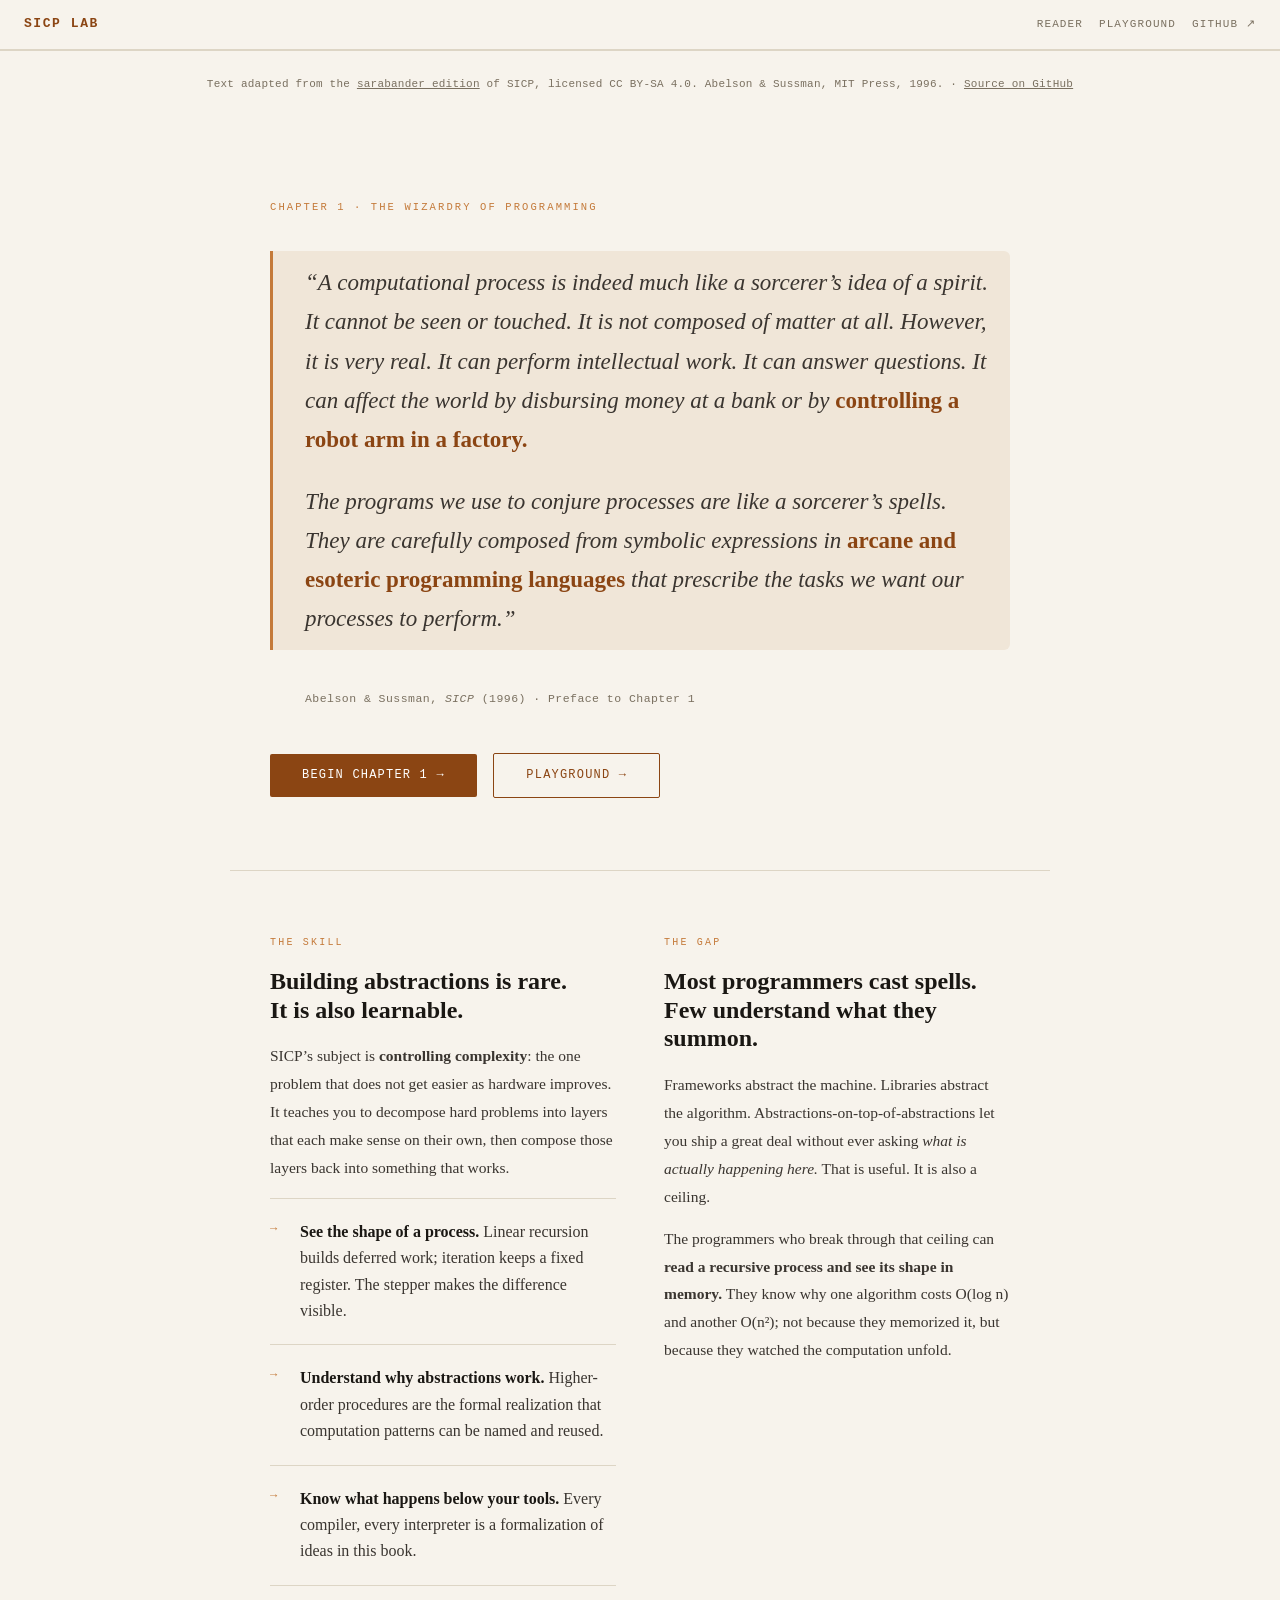
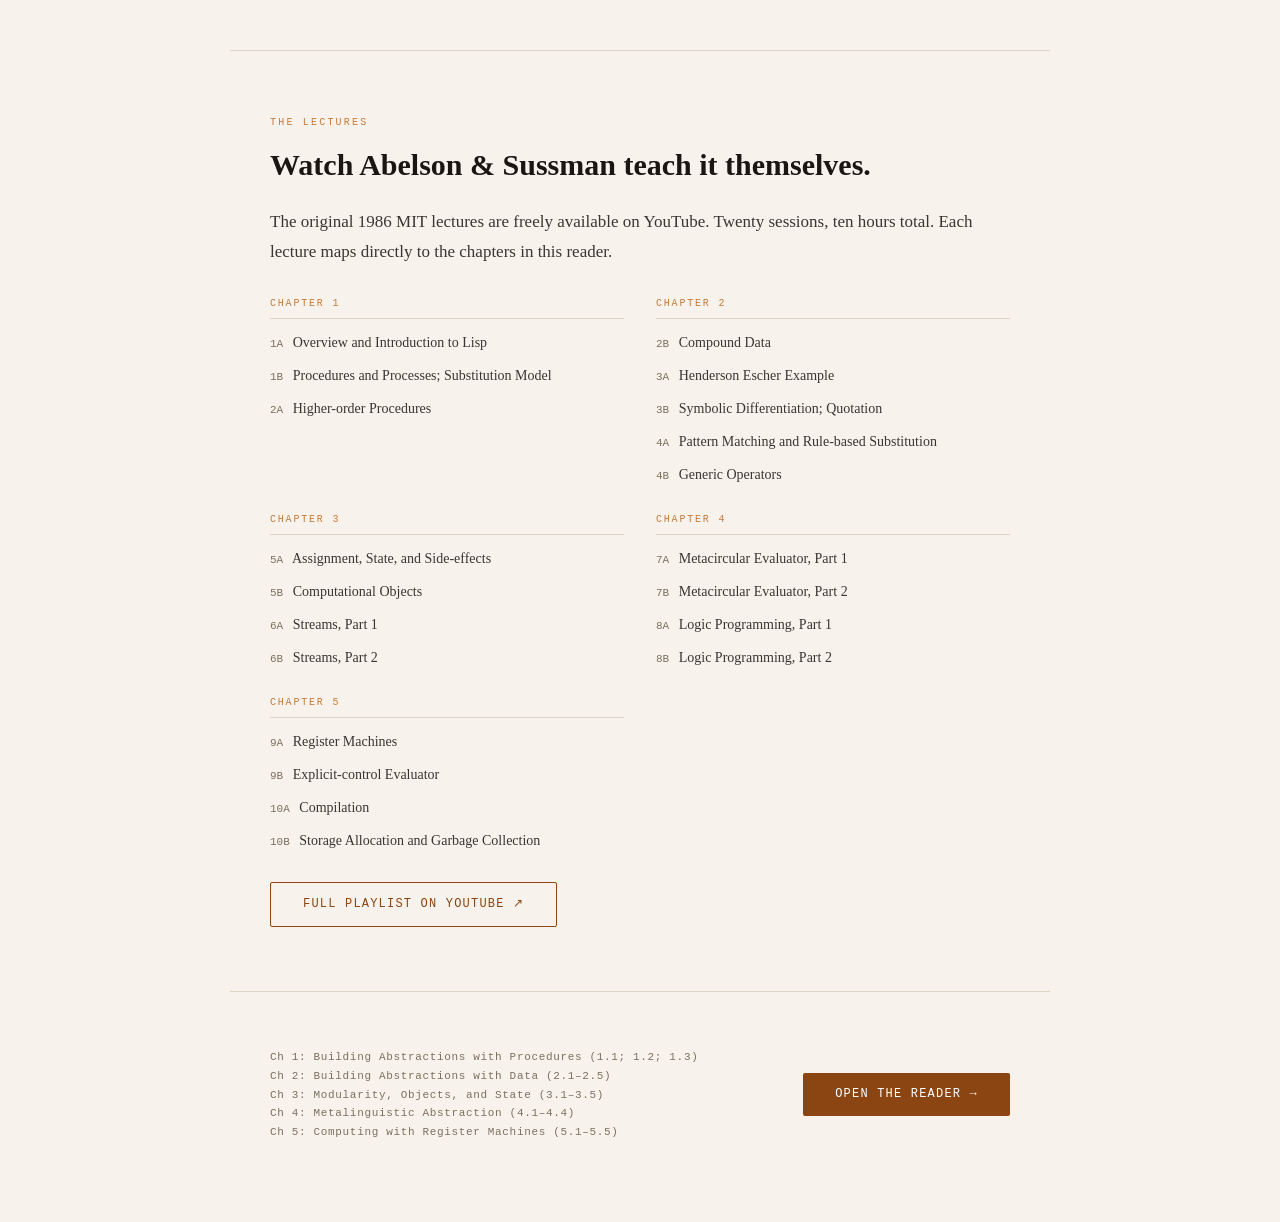
<file: docs/index.html>
<!DOCTYPE html>
<html lang="en">
<head>
  <meta charset="utf-8" />
  <meta name="viewport" content="width=device-width, initial-scale=1.0" />
  <title>SICP Lab: Structure and Interpretation of Computer Programs</title>
  <link rel="stylesheet" href="css/style.css" />
  <style>
    :root {
      --bg:        #f7f3ec;
      --bg2:       #f0ebe1;
      --ink:       #1a1713;
      --ink2:      #3a3530;
      --muted:     #7a7060;
      --rule:      #ddd5c5;
      --accent:    #8b4513;
      --accent2:   #6b3310;
      --gold:      #c47a3a;
    }

    *, *::before, *::after { box-sizing: border-box; }

    body.landing {
      background: var(--bg);
      color: var(--ink);
      font-family: var(--serif);
      margin: 0;
      -webkit-font-smoothing: antialiased;
    }


    /* ── Hero ── */
    .hero {
      max-width: 820px;
      margin: 0 auto;
      padding: 80px 40px 72px;
      border-bottom: 1px solid var(--rule);
    }

    .hero-label {
      font-family: var(--mono);
      font-size: 10.5px;
      letter-spacing: .2em;
      text-transform: uppercase;
      color: var(--gold);
      margin-bottom: 36px;
    }

    .hero-quote {
      border-left: 3px solid var(--gold);
      padding-left: 32px;
      margin: 0 0 40px;
    }

    .hero-quote p {
      font-size: clamp(18px, 2.2vw, 23px);
      line-height: 1.7;
      color: var(--ink2);
      font-style: italic;
      margin: 0 0 1em;
    }

    .hero-quote p:last-of-type { margin-bottom: 0; }

    .hero-quote em {
      font-style: normal;
      color: var(--accent);
      font-weight: 600;
    }

    .hero-attribution {
      font-family: var(--mono);
      font-size: 11.5px;
      color: var(--muted);
      letter-spacing: .04em;
      margin-bottom: 44px;
      padding-left: 35px;
    }

    .cta {
      display: inline-block;
      padding: 12px 32px;
      background: var(--accent);
      color: #fff;
      font-family: var(--mono);
      font-size: 12px;
      letter-spacing: .1em;
      text-transform: uppercase;
      text-decoration: none;
      border-radius: 2px;
      transition: background .15s;
    }
    .cta:hover { background: var(--accent2); }

    /* ── Pitch ── */
    .pitch-block {
      max-width: 820px;
      margin: 0 auto;
      padding: 64px 40px;
      border-bottom: 1px solid var(--rule);
    }

    .pitch-label {
      font-family: var(--mono);
      font-size: 10px;
      letter-spacing: .22em;
      text-transform: uppercase;
      color: var(--gold);
      margin-bottom: 16px;
    }

    .pitch-block h2 {
      font-size: clamp(22px, 2.8vw, 30px);
      font-weight: 700;
      color: var(--ink);
      margin: 0 0 24px;
      line-height: 1.2;
    }

    .pitch-block p {
      font-size: 17px;
      line-height: 1.8;
      color: var(--ink2);
      margin: 0 0 16px;
    }

    .pitch-block p:last-child { margin-bottom: 0; }

    .pitch-block strong { color: var(--ink); }

    /* ── Insight list ── */
    .insight-list {
      list-style: none;
      padding: 0;
      margin: 32px 0 0;
      border-top: 1px solid var(--rule);
    }

    .insight-list li {
      display: grid;
      grid-template-columns: 14px 1fr;
      gap: 16px;
      align-items: start;
      padding: 20px 0;
      border-bottom: 1px solid var(--rule);
    }

    .insight-list li::before {
      content: '→';
      color: var(--gold);
      font-family: var(--mono);
      font-size: 12px;
      padding-top: 1px;
    }

    .insight-list li span {
      font-size: 16px;
      line-height: 1.65;
      color: var(--ink2);
    }

    .insight-list li strong { color: var(--ink); }

    /* ── Code specimen ── */
    .specimen {
      margin: 36px 0 0;
      background: #1e1b17;
      border-radius: 4px;
      padding: 24px 28px;
      font-family: var(--mono);
      font-size: 12.5px;
      line-height: 1.75;
      color: #9a8f80;
      overflow-x: auto;
    }

    .specimen .kw  { color: #c47a3a; }
    .specimen .fn  { color: #d4b483; }
    .specimen .cm  { color: #5a5040; }
    .specimen .num { color: #8fa88f; }

    /* ── Feature cards ── */
    .features {
      display: grid;
      grid-template-columns: repeat(3, 1fr);
      gap: 1px;
      background: var(--rule);
      border: 1px solid var(--rule);
      border-radius: 3px;
      overflow: hidden;
      margin-top: 36px;
    }

    .feature {
      background: var(--bg);
      padding: 24px 22px;
    }

    .feature-glyph {
      font-family: var(--mono);
      font-size: 16px;
      color: var(--gold);
      margin-bottom: 12px;
    }

    .feature h3 {
      font-size: 13.5px;
      font-weight: 700;
      color: var(--ink);
      margin: 0 0 8px;
    }

    .feature p {
      font-size: 13px !important;
      line-height: 1.6 !important;
      color: var(--muted) !important;
      margin: 0 !important;
    }

    /* ── Two-col layout for "this site" ── */
    .two-col {
      display: grid;
      grid-template-columns: 1fr 1fr;
      gap: 48px;
      align-items: start;
      margin-top: 0;
    }

    @media (max-width: 640px) {
      .two-col { grid-template-columns: 1fr; }
      .features { grid-template-columns: 1fr; }
    }

    /* ── Lectures grid ── */
    .lectures-grid {
      display: grid;
      grid-template-columns: repeat(auto-fill, minmax(260px, 1fr));
      gap: 24px 32px;
      margin-top: 28px;
    }

    .lecture-group { display: flex; flex-direction: column; gap: 6px; }

    .lecture-ch {
      font-family: var(--mono);
      font-size: 10px;
      letter-spacing: .18em;
      text-transform: uppercase;
      color: var(--gold);
      margin-bottom: 4px;
      padding-bottom: 6px;
      border-bottom: 1px solid var(--rule);
    }

    .lecture-group a {
      font-size: 14px;
      line-height: 1.5;
      color: var(--ink2);
      text-decoration: none;
      display: block;
      padding: 3px 0;
    }
    .lecture-group a:hover { color: var(--accent); }

    .lecture-group a span {
      font-family: var(--mono);
      font-size: 11px;
      color: var(--muted);
      margin-right: 6px;
    }

    /* ── Footer ── */
    .footer-cta {
      max-width: 820px;
      margin: 0 auto;
      padding: 56px 40px 80px;
      display: flex;
      align-items: center;
      justify-content: space-between;
      gap: 24px;
    }

    .footer-cta p {
      font-family: var(--mono);
      font-size: 11px;
      color: var(--muted);
      letter-spacing: .06em;
      margin: 0;
      line-height: 1.7;
    }
  </style>
</head>
<body class="landing">

  <script src="js/nav.js"></script>

  <!-- ── Hero ── -->
  <section class="hero">
    <div class="hero-label">Chapter 1 · The wizardry of programming</div>

    <blockquote class="hero-quote">
      <p>
        &ldquo;A computational process is indeed much like a sorcerer&rsquo;s idea of a spirit.
        It cannot be seen or touched. It is not composed of matter at all.
        However, it is very real. It can perform intellectual work. It can answer questions.
        It can affect the world by disbursing money at a bank or by
        <em>controlling a robot arm in a factory.</em>
      </p>
      <p>
        The programs we use to conjure processes are like a sorcerer&rsquo;s spells.
        They are carefully composed from symbolic expressions in
        <em>arcane and esoteric programming languages</em>
        that prescribe the tasks we want our processes to perform.&rdquo;
      </p>
    </blockquote>

    <div class="hero-attribution">Abelson &amp; Sussman, <em>SICP</em> (1996) · Preface to Chapter 1</div>

    <a class="cta" href="reader.html">Begin Chapter 1 →</a>
    <a class="cta" href="playground.html" style="margin-left: 12px; background: transparent; color: var(--accent); border: 1px solid var(--accent);">Playground →</a>
  </section>

  <!-- ── Side-by-side pitch ── -->
  <div style="max-width: 820px; margin: 0 auto; padding: 64px 40px; border-bottom: 1px solid var(--rule); display: grid; grid-template-columns: 1fr 1fr; gap: 48px; align-items: start;">
    <div>
      <div class="pitch-label">The skill</div>
      <h2 style="font-size: clamp(18px, 2.2vw, 24px); font-weight: 700; margin: 0 0 18px; line-height: 1.2;">Building abstractions is rare.<br>It is also learnable.</h2>
      <p style="font-size: 15.5px; line-height: 1.8; color: var(--ink2); margin: 0 0 14px;">
        SICP&rsquo;s subject is <strong>controlling complexity</strong>: the one problem that does not
        get easier as hardware improves. It teaches you to decompose hard problems into layers
        that each make sense on their own, then compose those layers back into something that works.
      </p>
      <ul class="insight-list" style="margin-top: 16px;">
        <li><span><strong>See the shape of a process.</strong> Linear recursion builds deferred work; iteration keeps a fixed register. The stepper makes the difference visible.</span></li>
        <li><span><strong>Understand why abstractions work.</strong> Higher-order procedures are the formal realization that computation patterns can be named and reused.</span></li>
        <li><span><strong>Know what happens below your tools.</strong> Every compiler, every interpreter is a formalization of ideas in this book.</span></li>
      </ul>
    </div>
    <div>
      <div class="pitch-label">The gap</div>
      <h2 style="font-size: clamp(18px, 2.2vw, 24px); font-weight: 700; margin: 0 0 18px; line-height: 1.2;">Most programmers cast spells.<br>Few understand what they summon.</h2>
      <p style="font-size: 15.5px; line-height: 1.8; color: var(--ink2); margin: 0 0 14px;">
        Frameworks abstract the machine. Libraries abstract the algorithm.
        Abstractions-on-top-of-abstractions let you ship a great deal without ever asking
        <em>what is actually happening here.</em> That is useful. It is also a ceiling.
      </p>
      <p style="font-size: 15.5px; line-height: 1.8; color: var(--ink2); margin: 0;">
        The programmers who break through that ceiling can <strong>read a recursive process and see its shape in memory.</strong>
        They know why one algorithm costs O(log&nbsp;n) and another O(n²); not because they memorized it,
        but because they watched the computation unfold.
      </p>
    </div>
  </div>

  <!-- ── Lectures ── -->
  <div class="pitch-block" id="lectures">
    <div class="pitch-label">The lectures</div>
    <h2>Watch Abelson &amp; Sussman teach it themselves.</h2>
    <p>
      The original 1986 MIT lectures are freely available on YouTube. Twenty sessions, ten hours total.
      Each lecture maps directly to the chapters in this reader.
    </p>

    <div class="lectures-grid">
      <div class="lecture-group">
        <div class="lecture-ch">Chapter 1</div>
        <a href="https://www.youtube.com/watch?v=2Op3QLzMgSY&list=PLE18841CABEA24090&index=1" target="_blank" rel="noopener"><span>1A</span> Overview and Introduction to Lisp</a>
        <a href="https://www.youtube.com/watch?v=V_7mmwpgJHU&list=PLE18841CABEA24090&index=2" target="_blank" rel="noopener"><span>1B</span> Procedures and Processes; Substitution Model</a>
        <a href="https://www.youtube.com/watch?v=erHp3r6PbJk&list=PLE18841CABEA24090&index=3" target="_blank" rel="noopener"><span>2A</span> Higher-order Procedures</a>
      </div>
      <div class="lecture-group">
        <div class="lecture-ch">Chapter 2</div>
        <a href="https://www.youtube.com/watch?v=DrFkf-T-6Co&list=PLE18841CABEA24090&index=4" target="_blank" rel="noopener"><span>2B</span> Compound Data</a>
        <a href="https://www.youtube.com/watch?v=PEwZL3H2oKg&list=PLE18841CABEA24090&index=5" target="_blank" rel="noopener"><span>3A</span> Henderson Escher Example</a>
        <a href="https://www.youtube.com/watch?v=bV87UzKMRtE&list=PLE18841CABEA24090&index=6" target="_blank" rel="noopener"><span>3B</span> Symbolic Differentiation; Quotation</a>
        <a href="https://www.youtube.com/watch?v=OscT4N2qq7o&list=PLE18841CABEA24090&index=7" target="_blank" rel="noopener"><span>4A</span> Pattern Matching and Rule-based Substitution</a>
        <a href="https://www.youtube.com/watch?v=h6Z7vx9iUB8&list=PLE18841CABEA24090&index=8" target="_blank" rel="noopener"><span>4B</span> Generic Operators</a>
      </div>
      <div class="lecture-group">
        <div class="lecture-ch">Chapter 3</div>
        <a href="https://www.youtube.com/watch?v=dO1aqPBJCPg&list=PLE18841CABEA24090&index=9" target="_blank" rel="noopener"><span>5A</span> Assignment, State, and Side-effects</a>
        <a href="https://www.youtube.com/watch?v=yedzRWhi-9E&list=PLE18841CABEA24090&index=10" target="_blank" rel="noopener"><span>5B</span> Computational Objects</a>
        <a href="https://www.youtube.com/watch?v=JkGKLILLy0I&list=PLE18841CABEA24090&index=11" target="_blank" rel="noopener"><span>6A</span> Streams, Part 1</a>
        <a href="https://www.youtube.com/watch?v=qp05AtXbOP0&list=PLE18841CABEA24090&index=12" target="_blank" rel="noopener"><span>6B</span> Streams, Part 2</a>
      </div>
      <div class="lecture-group">
        <div class="lecture-ch">Chapter 4</div>
        <a href="https://www.youtube.com/watch?v=0m6hoOelZH8&list=PLE18841CABEA24090&index=13" target="_blank" rel="noopener"><span>7A</span> Metacircular Evaluator, Part 1</a>
        <a href="https://www.youtube.com/watch?v=QVEOq5k6Xi0&list=PLE18841CABEA24090&index=14" target="_blank" rel="noopener"><span>7B</span> Metacircular Evaluator, Part 2</a>
        <a href="https://www.youtube.com/watch?v=rCqMiPk1BJE&list=PLE18841CABEA24090&index=15" target="_blank" rel="noopener"><span>8A</span> Logic Programming, Part 1</a>
        <a href="https://www.youtube.com/watch?v=GReBwkGFZcs&list=PLE18841CABEA24090&index=16" target="_blank" rel="noopener"><span>8B</span> Logic Programming, Part 2</a>
      </div>
      <div class="lecture-group">
        <div class="lecture-ch">Chapter 5</div>
        <a href="https://www.youtube.com/watch?v=cIc8ZBMcqAc&list=PLE18841CABEA24090&index=17" target="_blank" rel="noopener"><span>9A</span> Register Machines</a>
        <a href="https://www.youtube.com/watch?v=Z8-qWEEwTCk&list=PLE18841CABEA24090&index=18" target="_blank" rel="noopener"><span>9B</span> Explicit-control Evaluator</a>
        <a href="https://www.youtube.com/watch?v=TqO6CVHv2RE&list=PLE18841CABEA24090&index=19" target="_blank" rel="noopener"><span>10A</span> Compilation</a>
        <a href="https://www.youtube.com/watch?v=AbK4bZhUk48&list=PLE18841CABEA24090&index=20" target="_blank" rel="noopener"><span>10B</span> Storage Allocation and Garbage Collection</a>
      </div>
    </div>

    <div style="margin-top: 28px;">
      <a class="cta" href="https://www.youtube.com/playlist?list=PLE18841CABEA24090" target="_blank" rel="noopener" style="background: transparent; color: var(--accent); border: 1px solid var(--accent);">Full playlist on YouTube ↗</a>
    </div>
  </div>

  <div class="footer-cta">
    <p>
      Ch 1: Building Abstractions with Procedures (1.1; 1.2; 1.3)<br>
      Ch 2: Building Abstractions with Data (2.1–2.5)<br>
      Ch 3: Modularity, Objects, and State (3.1–3.5)<br>
      Ch 4: Metalinguistic Abstraction (4.1–4.4)<br>
      Ch 5: Computing with Register Machines (5.1–5.5)
    </p>
    <a class="cta" href="reader.html">Open the reader →</a>
  </div>


</body>
</html>
</file>
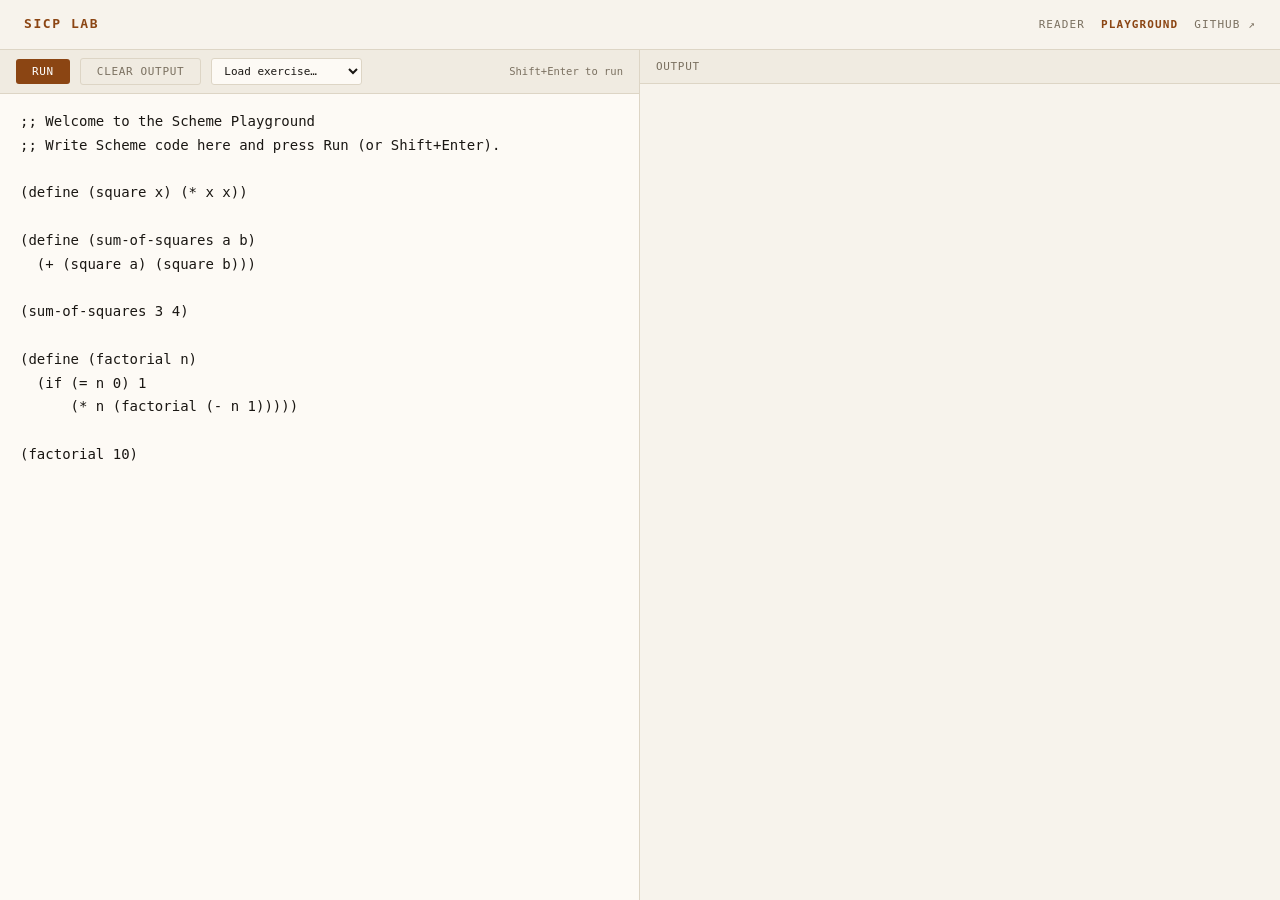
<file: docs/playground.html>
<!DOCTYPE html>
<html lang="en">
<head>
  <meta charset="utf-8" />
  <meta name="viewport" content="width=device-width, initial-scale=1.0" />
  <title>SICP Lab · Scheme Playground</title>
  <link rel="stylesheet" href="css/style.css" />
  <style>
    :root {
      --bg:      #f7f3ec;
      --bg2:     #f0ebe1;
      --ink:     #1a1713;
      --ink2:    #3a3530;
      --muted:   #7a7060;
      --rule:    #ddd5c5;
      --accent:  #8b4513;
      --accent2: #6b3310;
      --gold:    #c47a3a;
      --panel:   #fdfaf5;
    }

    *, *::before, *::after { box-sizing: border-box; }
    .site-nav { flex-shrink: 0; }
    .site-footer { display: none; }

    body {
      background: var(--bg);
      color: var(--ink);
      font-family: var(--serif);
      margin: 0;
      display: flex;
      flex-direction: column;
      height: 100vh;
      -webkit-font-smoothing: antialiased;
    }


    /* ── Layout ── */
    .pg-body {
      flex: 1;
      display: grid;
      grid-template-columns: 1fr 1fr;
      min-height: 0;
    }

    @media (max-width: 700px) {
      .pg-body { grid-template-columns: 1fr; grid-template-rows: 1fr 1fr; }
    }

    /* ── Editor pane ── */
    .pg-editor-pane {
      display: flex;
      flex-direction: column;
      border-right: 1px solid var(--rule);
      min-height: 0;
    }

    .pg-editor-pane .bar {
      display: flex;
      align-items: center;
      gap: 10px;
      padding: 8px 16px;
      border-bottom: 1px solid var(--rule);
      background: var(--bg2);
      flex-wrap: wrap;
    }

    .pg-editor-pane .bar button {
      font-family: var(--mono);
      font-size: 11px;
      letter-spacing: .06em;
      text-transform: uppercase;
      padding: 6px 16px;
      border: none;
      border-radius: 3px;
      cursor: pointer;
      background: var(--accent);
      color: #fff;
    }
    .pg-editor-pane .bar button:hover { background: var(--accent2); }

    .pg-editor-pane .bar .hint {
      font-family: var(--mono);
      font-size: 10.5px;
      color: var(--muted);
    }

    .pg-editor-pane .bar .clear-btn {
      background: transparent;
      color: var(--muted);
      border: 1px solid var(--rule);
    }
    .pg-editor-pane .bar .clear-btn:hover { color: var(--ink); border-color: var(--muted); }

    /* ── Exercise picker ── */
    #pg-exercise-select {
      font-family: var(--mono);
      font-size: 11px;
      padding: 5px 8px;
      border: 1px solid var(--rule);
      border-radius: 3px;
      background: var(--panel);
      color: var(--ink);
      cursor: pointer;
      max-width: 200px;
    }
    #pg-exercise-select:hover { border-color: var(--muted); }

    /* ── Exercise description panel ── */
    .pg-exercise-desc {
      display: none;
      padding: 14px 20px;
      border-bottom: 1px solid var(--rule);
      background: #faf6ed;
      font-size: 15px;
      line-height: 1.7;
      overflow-y: auto;
      max-height: 220px;
    }
    .pg-exercise-desc.show { display: block; }

    .pg-exercise-desc .ex-head {
      display: flex;
      align-items: center;
      justify-content: space-between;
      margin-bottom: 8px;
    }

    .pg-exercise-desc .ex-label {
      font-family: var(--mono);
      font-size: 13px;
      font-weight: 700;
      color: var(--accent);
      letter-spacing: .02em;
    }

    .pg-exercise-desc .ex-close {
      font-family: var(--mono);
      font-size: 11px;
      color: var(--muted);
      cursor: pointer;
      background: none;
      border: none;
      padding: 2px 6px;
    }
    .pg-exercise-desc .ex-close:hover { color: var(--ink); }

    .pg-exercise-desc .ex-content pre {
      background: #1e1b17;
      color: #9a8f80;
      padding: 12px 16px;
      border-radius: 4px;
      font-family: var(--mono);
      font-size: 12.5px;
      line-height: 1.6;
      overflow-x: auto;
    }

    .pg-exercise-desc .ex-content code {
      font-family: var(--mono);
      font-size: 0.92em;
      background: rgba(0,0,0,.06);
      padding: 1px 4px;
      border-radius: 3px;
    }

    #pg-editor {
      flex: 1;
      width: 100%;
      border: none;
      outline: none;
      resize: none;
      padding: 16px 20px;
      font-family: var(--mono);
      font-size: 14px;
      line-height: 1.7;
      background: var(--panel);
      color: var(--ink);
      tab-size: 2;
    }

    /* ── Output pane ── */
    .pg-output-pane {
      display: flex;
      flex-direction: column;
      min-height: 0;
    }

    .pg-output-pane .bar {
      display: flex;
      align-items: center;
      gap: 10px;
      padding: 8px 16px;
      border-bottom: 1px solid var(--rule);
      background: var(--bg2);
    }

    .pg-output-pane .bar .label {
      font-family: var(--mono);
      font-size: 11px;
      letter-spacing: .06em;
      text-transform: uppercase;
      color: var(--muted);
    }

    #pg-output {
      flex: 1;
      overflow-y: auto;
      padding: 16px 20px;
      font-family: var(--mono);
      font-size: 13.5px;
      line-height: 1.7;
      background: var(--bg);
    }

    #pg-output .val  { color: var(--accent); }
    #pg-output .disp { color: var(--ink2); }
    #pg-output .err  { color: #c0392b; }
    #pg-output .echo { color: var(--muted); font-style: italic; }
    #pg-output .sep  { border-top: 1px solid var(--rule); margin: 8px 0; }
  </style>
</head>
<body>

  <script src="js/nav.js"></script>

  <div class="pg-body">
    <div class="pg-editor-pane">
      <div class="bar">
        <button id="pg-run">Run</button>
        <button class="clear-btn" id="pg-clear">Clear output</button>
        <select id="pg-exercise-select"><option value="">Load exercise…</option></select>
        <span style="flex:1"></span>
        <span class="hint">Shift+Enter to run</span>
      </div>
      <div class="pg-exercise-desc" id="pg-desc">
        <div class="ex-head">
          <span class="ex-label" id="pg-desc-label"></span>
          <button class="ex-close" id="pg-desc-close">✕ hide</button>
        </div>
        <div class="ex-content" id="pg-desc-content"></div>
      </div>
      <textarea id="pg-editor" spellcheck="false">;; Welcome to the Scheme Playground
;; Write Scheme code here and press Run (or Shift+Enter).

(define (square x) (* x x))

(define (sum-of-squares a b)
  (+ (square a) (square b)))

(sum-of-squares 3 4)

(define (factorial n)
  (if (= n 0) 1
      (* n (factorial (- n 1)))))

(factorial 10)</textarea>
    </div>

    <div class="pg-output-pane">
      <div class="bar">
        <span class="label">Output</span>
      </div>
      <div id="pg-output"></div>
    </div>
  </div>

  <script src="js/biwascheme-min.js"></script>
  <script src="content/exercises-ch1.js"></script>
  <script src="content/exercises-ch2.js"></script>
  <script src="content/exercises-ch3.js"></script>
  <script src="content/exercises-ch4.js"></script>
  <script src="content/exercises-ch5.js"></script>
  <script>
  (function () {
    'use strict';

    var editor = document.getElementById('pg-editor');
    var output = document.getElementById('pg-output');
    var descPanel = document.getElementById('pg-desc');
    var descLabel = document.getElementById('pg-desc-label');
    var descContent = document.getElementById('pg-desc-content');
    var exSelect = document.getElementById('pg-exercise-select');
    var interp = null;

    // ── Build exercise dropdown ──
    var allExercises = [];
    var chapterNames = ['Ch 1', 'Ch 2', 'Ch 3', 'Ch 4', 'Ch 5'];
    [window.SICP_EX1, window.SICP_EX2, window.SICP_EX3, window.SICP_EX4, window.SICP_EX5].forEach(function (exs, ci) {
      if (!exs || !exs.length) return;
      var group = document.createElement('optgroup');
      group.label = chapterNames[ci];
      exs.forEach(function (ex, ei) {
        var opt = document.createElement('option');
        opt.value = ci + ':' + ei;
        opt.textContent = 'Exercise ' + ex.n;
        group.appendChild(opt);
        allExercises.push(ex);
      });
      exSelect.appendChild(group);
    });

    var exerciseSources = [window.SICP_EX1, window.SICP_EX2, window.SICP_EX3, window.SICP_EX4, window.SICP_EX5];

    exSelect.addEventListener('change', function () {
      if (!exSelect.value) {
        descPanel.classList.remove('show');
        return;
      }
      var parts = exSelect.value.split(':');
      var ex = exerciseSources[parseInt(parts[0])][parseInt(parts[1])];
      descLabel.textContent = 'Exercise ' + ex.n;
      descContent.innerHTML = ex.html;
      descPanel.classList.add('show');
      editor.value = ex.code || '';
      output.innerHTML = '';
      resetInterp();
    });

    document.getElementById('pg-desc-close').onclick = function () {
      descPanel.classList.remove('show');
    };

    // ── Interpreter ──
    function getInterp() {
      if (!interp) interp = new BiwaScheme.Interpreter(function () {});
      return interp;
    }

    function resetInterp() {
      interp = new BiwaScheme.Interpreter(function () {});
    }

    function splitTopForms(src) {
      src = src.replace(/;[^\n]*/g, '');
      var forms = [];
      var depth = 0, start = -1;
      for (var i = 0; i < src.length; i++) {
        var c = src[i];
        if (depth === 0 && start === -1 && !/\s/.test(c)) start = i;
        if (c === '(') depth++;
        else if (c === ')') {
          depth--;
          if (depth === 0) { forms.push(src.slice(start, i + 1)); start = -1; }
        } else if (depth === 0 && /\s/.test(c) && start !== -1) {
          forms.push(src.slice(start, i)); start = -1;
        }
      }
      if (start !== -1) forms.push(src.slice(start));
      return forms.map(function (s) { return s.trim(); }).filter(Boolean);
    }

    function emit(cls, text) {
      var div = document.createElement('div');
      div.className = cls;
      div.textContent = text;
      output.appendChild(div);
      output.scrollTop = output.scrollHeight;
    }

    function run() {
      var sep = document.createElement('div');
      sep.className = 'sep';
      if (output.children.length > 0) output.appendChild(sep);

      var forms = splitTopForms(editor.value);
      var ip = getInterp();
      var i = 0;

      function next() {
        if (i >= forms.length) return;
        var form = forms[i++];
        var buffered = '';
        BiwaScheme.Port.current_output = new BiwaScheme.Port.CustomOutput(function (s) { buffered += s; });
        try {
          ip.evaluate(form, function (result) {
            if (buffered) emit('disp', buffered);
            var shown;
            if (result === undefined || result === BiwaScheme.undef) shown = '';
            else shown = BiwaScheme.to_write(result);
            if (shown !== '') emit('val', shown);
            else if (!buffered) emit('echo', 'ok');
            next();
          });
        } catch (err) {
          emit('err', String(err && err.message ? err.message : err));
          next();
        }
      }
      next();
    }

    document.getElementById('pg-run').onclick = run;
    document.getElementById('pg-clear').onclick = function () {
      output.innerHTML = '';
      resetInterp();
    };

    editor.addEventListener('keydown', function (e) {
      if (e.key === 'Enter' && e.shiftKey) { e.preventDefault(); run(); }
      if (e.key === 'Tab') {
        e.preventDefault();
        var s = editor.selectionStart, end = editor.selectionEnd;
        editor.value = editor.value.substring(0, s) + '  ' + editor.value.substring(end);
        editor.selectionStart = editor.selectionEnd = s + 2;
      }
    });

    // ── Deep-link: ?ex=4.35 ──
    var params = new URLSearchParams(window.location.search);
    var exParam = params.get('ex');
    if (exParam) {
      for (var ci = 0; ci < exerciseSources.length; ci++) {
        var src = exerciseSources[ci];
        if (!src) continue;
        for (var ei = 0; ei < src.length; ei++) {
          if (src[ei].n === exParam) {
            exSelect.value = ci + ':' + ei;
            exSelect.dispatchEvent(new Event('change'));
            break;
          }
        }
      }
    }
  })();
  </script>

</body>
</html>
</file>
<file: docs/css/style.css>
:root {
  --bg: #faf8f3;
  --panel: #fffdf8;
  --ink: #1f2328;
  --muted: #6b7280;
  --rule: #e6e0d4;
  --accent: #7a3e1d;
  --accent-soft: #f0e6d8;
  --code-bg: #f5f1e8;
  --redex-bg: #ffe39b;
  --redex-ink: #6b3b00;
  --ok: #1f6f43;
  --err: #b3261e;
  --mono: "SFMono-Regular", "JetBrains Mono", Menlo, Consolas, monospace;
  --serif: Georgia, "Iowan Old Style", "Times New Roman", serif;
}
* { box-sizing: border-box; }
body {
  margin: 0; background: var(--bg); color: var(--ink);
  font-family: var(--serif); line-height: 1.6; font-size: 18px;
}
a { color: var(--accent); }

.app { display: grid; grid-template-columns: 270px minmax(0, 1fr); min-height: 100vh; }

/* ---- Sidebar / TOC ---- */
.sidebar {
  position: sticky; top: 0; align-self: start; height: 100vh; overflow-y: auto;
  border-right: 1px solid var(--rule); background: var(--panel); padding: 22px 18px;
}
.site-footer { text-align: center; padding: 16px 24px 24px; border-top: 1px solid var(--rule); font-family: var(--mono); font-size: 11px; color: var(--muted); letter-spacing: .03em; }
.site-footer a { color: var(--muted); text-decoration: underline; }
.site-footer a:hover { color: var(--fg); }
.home-link { display: block; font-family: var(--mono); font-size: 11px; color: var(--muted); text-decoration: none; letter-spacing: .05em; margin-bottom: 14px; }
.home-link:hover { color: var(--fg); }
.sidebar h1 { font-size: 17px; margin: 0 0 4px; letter-spacing: .2px; }
.sidebar .sub { color: var(--muted); font-size: 12.5px; margin-bottom: 18px; font-family: var(--mono); }
.toc a { display: block; text-decoration: none; color: var(--ink); padding: 3px 6px; border-radius: 5px; font-size: 14.5px; }
.toc a.lvl-ch { font-weight: 700; margin-top: 16px; font-size: 15.5px; color: var(--accent); }
.toc a.lvl-sec { font-weight: 700; margin-top: 10px; }
.toc a.lvl-sub { padding-left: 16px; color: #44484e; }
.toc a:hover { background: var(--accent-soft); }
.toc a.active { background: var(--accent-soft); color: var(--accent); }

/* ---- Reading column ---- */
.main { padding: 36px 0 120px; }
.reader { max-width: 760px; margin: 0 auto; padding: 0 28px; }
.reader h1 { font-size: 36px; margin: 48px 0 10px; border-top: 2px solid var(--accent); padding-top: 32px; }
.reader h1:first-child { margin-top: 0; border-top: none; padding-top: 0; }
.reader h1 .num { color: var(--accent); font-family: var(--mono); font-size: 26px; margin-right: 12px; }
.reader h2 { font-size: 30px; margin: 8px 0 6px; }
.reader h2 .num { color: var(--accent); font-family: var(--mono); font-size: 22px; margin-right: 10px; }
.reader h3 { font-size: 22px; margin: 38px 0 4px; border-top: 1px solid var(--rule); padding-top: 26px; }
.reader h3 .num { color: var(--accent); font-family: var(--mono); font-size: 16px; margin-right: 8px; }
.reader h4 { font-size: 16px; text-transform: uppercase; letter-spacing: .08em; color: var(--muted); margin: 26px 0 2px; }
.reader p { margin: 14px 0; }
.reader code { font-family: var(--mono); font-size: .86em; background: var(--code-bg); padding: 1px 5px; border-radius: 4px; }
.reader ul, .reader ol { margin: 12px 0; padding-left: 26px; }
.reader li { margin: 6px 0; }
blockquote { margin: 16px 0; padding: 12px 18px; background: var(--accent-soft); border-left: 4px solid var(--accent); border-radius: 0 6px 6px 0; }
blockquote p:first-child { margin-top: 0; } blockquote p:last-child { margin-bottom: 0; }

/* ---- Static code (non-live) ---- */
pre.static {
  font-family: var(--mono); font-size: 14.5px; line-height: 1.45;
  background: var(--code-bg); border: 1px solid var(--rule); border-radius: 8px;
  padding: 12px 14px; overflow-x: auto; margin: 14px 0;
}

/* ---- Live REPL block ---- */
.repl { margin: 16px 0; border: 1px solid var(--rule); border-radius: 9px; overflow: hidden; background: var(--panel); }
.repl .editor {
  width: 100%; border: 0; resize: vertical; min-height: 2.4em;
  font-family: var(--mono); font-size: 14.5px; line-height: 1.5; padding: 12px 14px;
  background: #fffef9; color: var(--ink); outline: none; display: block;
}
.repl .bar { display: flex; align-items: center; gap: 10px; padding: 7px 12px; border-top: 1px solid var(--rule); background: #faf6ed; }
.repl .bar .spacer { flex: 1; }
.repl button {
  font-family: var(--mono); font-size: 12.5px; cursor: pointer; border: 1px solid var(--rule);
  background: #fff; color: var(--ink); padding: 5px 12px; border-radius: 6px;
}
.repl button.run { background: var(--accent); color: #fff; border-color: var(--accent); }
.repl button:hover { filter: brightness(.97); }
.repl .out {
  font-family: var(--mono); font-size: 14px; white-space: pre-wrap; padding: 0 14px;
  max-height: 0; overflow: hidden; transition: max-height .15s ease, padding .15s ease;
}
.repl .out.show { max-height: 400px; overflow-y: auto; padding: 10px 14px; border-top: 1px dashed var(--rule); }
.repl .out .val { color: var(--ok); } .repl .out .disp { color: var(--ink); } .repl .out .err { color: var(--err); }
.repl .out .echo { color: var(--muted); }

/* ---- Stepper ---- */
.stepper { margin: 18px 0; border: 1px solid var(--accent); border-radius: 10px; overflow: hidden; background: var(--panel); }
.stepper .head { background: var(--accent); color: #fff; font-family: var(--mono); font-size: 12px; letter-spacing: .05em; padding: 6px 12px; text-transform: uppercase; }
.stepper .seed { width: 100%; border: 0; border-bottom: 1px solid var(--rule); resize: vertical; min-height: 3em; font-family: var(--mono); font-size: 14px; padding: 10px 14px; background: #fffef9; outline: none; }
.stepper .bar { display: flex; gap: 8px; align-items: center; padding: 8px 12px; background: #faf6ed; border-bottom: 1px solid var(--rule); }
.stepper .bar .count { margin-left: auto; color: var(--muted); font-family: var(--mono); font-size: 12px; }
.stepper button { font-family: var(--mono); font-size: 12.5px; cursor: pointer; border: 1px solid var(--rule); background: #fff; padding: 5px 12px; border-radius: 6px; }
.stepper button.primary { background: var(--accent); color: #fff; border-color: var(--accent); }
.stepper button:disabled { opacity: .4; cursor: default; }
.stepper .steps { font-family: var(--mono); font-size: 15px; line-height: 1.7; padding: 12px 14px 16px; overflow-x: auto; }
.stepper .row { display: flex; gap: 12px; padding: 2px 0; opacity: .45; transition: opacity .2s; }
.stepper .row.on { opacity: 1; }
.stepper .row .idx { color: var(--muted); user-select: none; min-width: 1.6em; text-align: right; }
.stepper .row .expr { white-space: pre; }
.stepper .row .note { color: var(--muted); font-size: 12.5px; align-self: center; }
.redex { background: var(--redex-bg); color: var(--redex-ink); border-radius: 3px; padding: 0 2px; box-shadow: 0 0 0 1px #e8c66a inset; }

/* ---- Exercise blocks ---- */
.exercise { margin: 20px 0; border: 1px solid var(--rule); border-radius: 9px; overflow: hidden; background: var(--panel); }
.exercise-header { display: flex; align-items: center; gap: 10px; padding: 12px 16px; background: #faf6ed; border-bottom: 1px solid var(--rule); }
.exercise-toggle { font-family: var(--mono); font-size: 11px; color: var(--muted); user-select: none; }
.exercise-label { font-family: var(--mono); font-size: 14px; font-weight: 700; color: var(--accent); letter-spacing: .02em; }
.exercise-body { padding: 14px 16px 6px; }
.exercise-desc { font-size: 16px; line-height: 1.7; margin-bottom: 12px; }
.exercise-desc code { font-family: var(--mono); font-size: .86em; background: var(--code-bg); padding: 1px 5px; border-radius: 4px; }
.exercise-desc p { margin: 8px 0; }
.exercise-desc pre { font-family: var(--mono); font-size: 14px; background: var(--code-bg); border: 1px solid var(--rule); border-radius: 6px; padding: 10px 12px; overflow-x: auto; margin: 10px 0; }

/* ---- Notes drawer ---- */
.notes-toggle { position: fixed; right: 18px; bottom: 18px; z-index: 20; border: 1px solid var(--accent); background: var(--accent); color: #fff; font-family: var(--mono); font-size: 13px; padding: 9px 14px; border-radius: 22px; cursor: pointer; box-shadow: 0 3px 12px rgba(0,0,0,.15); }
.notes { position: fixed; right: -380px; top: 0; width: 360px; height: 100vh; background: var(--panel); border-left: 1px solid var(--rule); transition: right .2s ease; z-index: 19; display: flex; flex-direction: column; box-shadow: -6px 0 24px rgba(0,0,0,.06); }
.notes.open { right: 0; }
.notes h3 { margin: 0; padding: 18px 18px 8px; font-family: var(--serif); font-size: 18px; }
.notes p.hint { margin: 0 18px 8px; color: var(--muted); font-size: 12.5px; }
.notes textarea { flex: 1; margin: 0 14px 14px; border: 1px solid var(--rule); border-radius: 8px; resize: none; padding: 12px; font-family: var(--mono); font-size: 14px; line-height: 1.5; outline: none; }
.notes .saved { padding: 0 18px 14px; color: var(--ok); font-size: 12px; font-family: var(--mono); }

@media (max-width: 880px) {
  .app { grid-template-columns: 1fr; }
  .sidebar { position: static; height: auto; border-right: 0; border-bottom: 1px solid var(--rule); }
}

/* ── Shared site nav ── */
.site-nav {
  border-bottom: 1px solid var(--rule);
  padding: 14px 24px;
  display: flex;
  align-items: center;
  gap: 16px;
  background: var(--bg);
}
.site-nav-brand {
  font-family: var(--mono);
  font-size: 13px;
  letter-spacing: .12em;
  text-transform: uppercase;
  text-decoration: none;
  color: var(--accent);
  font-weight: 700;
}
.site-nav-spacer { flex: 1; }
.site-nav-link {
  font-family: var(--mono);
  font-size: 11px;
  letter-spacing: .1em;
  text-transform: uppercase;
  text-decoration: none;
  color: #7a7060;
}
.site-nav-link:hover { color: var(--accent); }
.site-nav-link.active { color: var(--accent); font-weight: 700; }

/* ── Shared site footer ── */
.site-footer {
  border-top: 1px solid var(--rule);
  padding: 24px 40px;
  font-family: var(--mono);
  font-size: 11px;
  color: #7a7060;
  letter-spacing: .02em;
  text-align: center;
  line-height: 1.8;
}
.site-footer a { color: #7a7060; }
.site-footer a:hover { color: var(--accent); }
</file>
